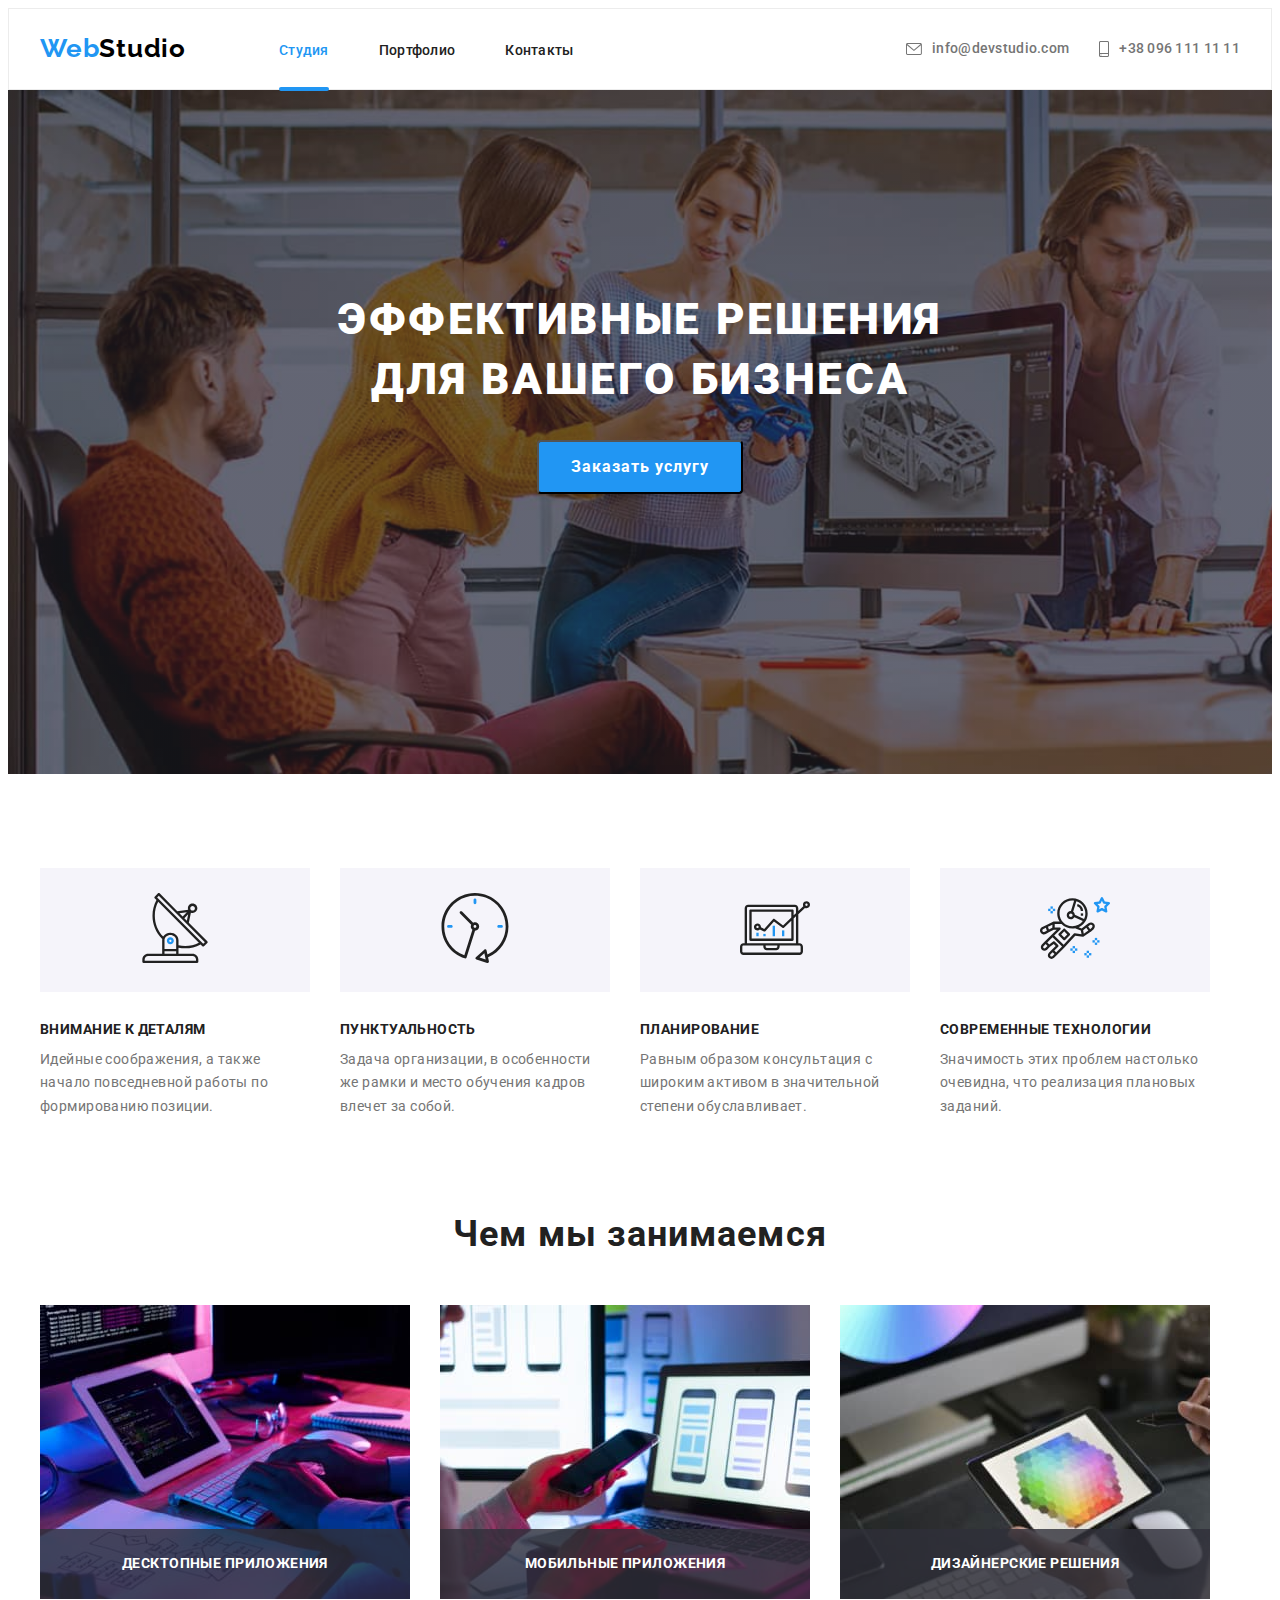
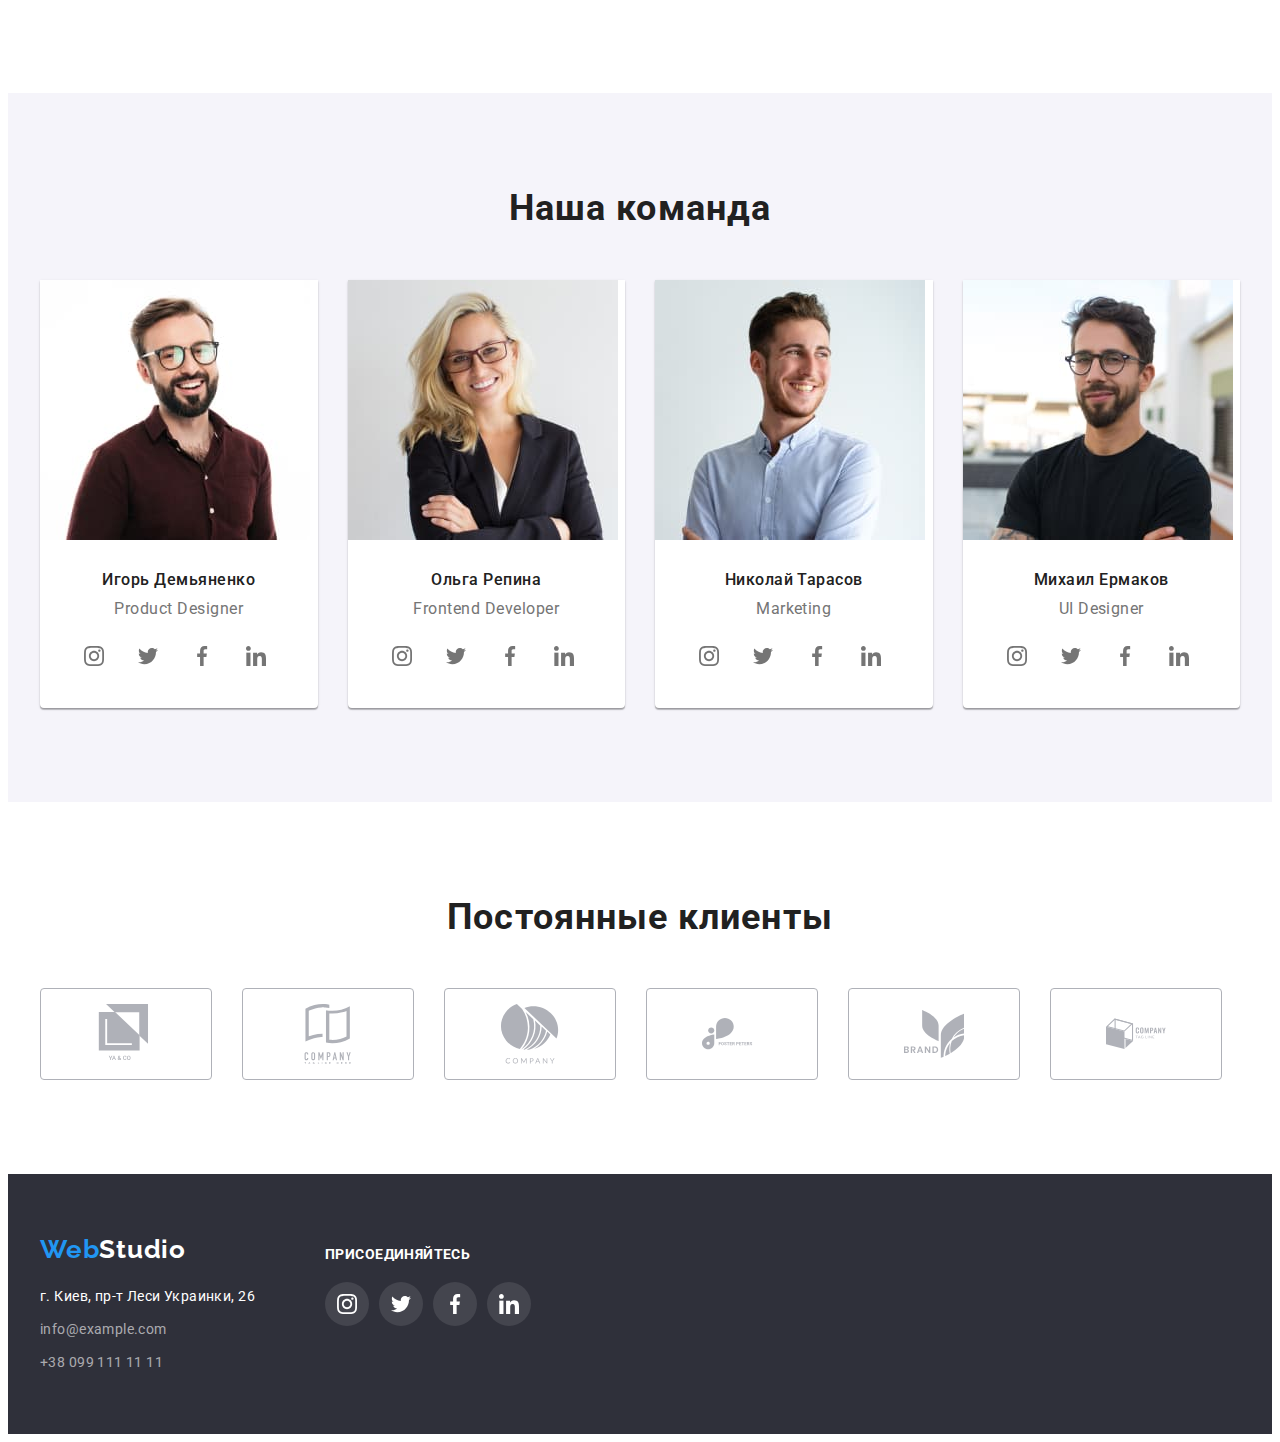
<file: index.html>
<!DOCTYPE html>
<html lang="ru">
  <head>
    <meta charset="UTF-8" />
    <meta http-equiv="X-UA-Compatible" content="IE=edge" />
    <meta name="viewport" content="width=device-width, initial-scale=1.0" />
    <title>Веб Студия</title>
    <link rel="preconnect" href="https://fonts.gstatic.com" />
    <link
      href="https://fonts.googleapis.com/css2?family=Raleway:wght@700&family=Roboto:wght@400;500;700;900&display=swap"
      rel="stylesheet"
    />
    <link
      rel="stylesheet"
      href="https://cdnjs.cloudflare.com/ajax/libs/modern-normalize/1.0.0/modern-normalize.min.css"
      integrity="sha512-ISS7cAi1PEhQ8jnbJpJZMd29NlhNj4AWYyLOSp2CE/CsHxTCu+r+t0D2yoJudVrd0/8fTVPUVDzY5Tvli75u/g=="
      crossorigin="anonymous"
    />
    <link
      rel="stylesheet"
      href="https://cdnjs.cloudflare.com/ajax/libs/animate.css/4.1.1/animate.min.css"
    />
    <link rel="stylesheet" href="./css/style.css" />
  </head>
  <body>
    <header class="page-header">
      <div class="container">
        <nav class="navigation">
          <a class="logo" href="" lang="en"
            >Web<span class="logo-header">Studio</span></a
          >
          <ul class="nav-list list">
            <li class="nav-item">
              <a class="link current" href="./index.html">Студия</a>
            </li>
            <li class="nav-item">
              <a class="link" href="./portfolio.html">Портфолио</a>
            </li>
            <li class="nav-item">
              <a class="link" href="">Контакты</a>
            </li>
          </ul>
        </nav>
        <ul class="contacts-list list">
          <li class="contacts-item">
            <a href="mailto:info@devstudio.com" class="icon-link">
              <svg class="icon" width="16" height="12">
                <use href="./images/icons.svg#icon-envelope"></use>
              </svg>
              info@devstudio.com
            </a>
          </li>
          <li class="contacts-item">
            <a href="tel:+380961111111" class="icon-link">
              <svg class="icon" width="10" height="16">
                <use href="./images/icons.svg#icon-smartphone"></use>
              </svg>
              +38 096 111 11 11
            </a>
          </li>
        </ul>
      </div>
    </header>
    <main>
      <!-- HERO -->
      <section class="hero">
        <div class="container">
          <h1 class="hero-title">Эффективные решения для вашего бизнеса</h1>
          <button class="button" type="button" data-modal-open>
            Заказать услугу
          </button>
        </div>
      </section>
      <!-- FEATURES -->
      <section class="features">
        <div class="container">
          <h2 class="visually-hidden">Особенности</h2>
          <ul class="features-list list">
            <li class="item">
              <div class="icon-box">
                <a href="" class="icon-link">
                  <svg class="icon" width="70" height="70">
                    <use href="./images/icons.svg#icon-antenna"></use>
                  </svg>
                </a>
              </div>
              <h3 class="subtitle">Внимание к деталям</h3>
              <p class="description">
                Идейные соображения, а также начало повседневной работы по
                формированию позиции.
              </p>
            </li>
            <li class="item">
              <div class="icon-box">
                <a href="" class="icon-link">
                  <svg class="icon" width="70" height="70">
                    <use href="./images/icons.svg#icon-clock"></use>
                  </svg>
                </a>
              </div>
              <h3 class="subtitle">Пунктуальность</h3>
              <p class="description">
                Задача организации, в особенности же рамки и место обучения
                кадров влечет за собой.
              </p>
            </li>
            <li class="item">
              <div class="icon-box">
                <a href="" class="icon-link">
                  <svg class="icon" width="70" height="70">
                    <use href="./images/icons.svg#icon-diagram"></use>
                  </svg>
                </a>
              </div>
              <h3 class="subtitle">Планирование</h3>
              <p class="description">
                Равным образом консультация с широким активом в значительной
                степени обуславливает.
              </p>
            </li>
            <li class="item">
              <div class="icon-box">
                <a href="" class="icon-link">
                  <svg class="icon" width="70" height="70">
                    <use href="./images/icons.svg#icon-astronaut"></use>
                  </svg>
                </a>
              </div>
              <h3 class="subtitle">Современные технологии</h3>
              <p class="description">
                Значимость этих проблем настолько очевидна, что реализация
                плановых заданий.
              </p>
            </li>
          </ul>
        </div>
      </section>
      <!-- WHAT ARE WE DOING -->
      <section class="our-job">
        <div class="container">
          <h2 class="title">Чем мы занимаемся</h2>
          <ul class="job-list list">
            <li class="item">
              <img
                src="./images/main/work/work-img-1.jpg"
                alt="печатает структурную разметку"
                width="370"
                height="294"
              />
              <p class="label">Десктопные приложения</p>
            </li>
            <li class="item">
              <img
                src="./images/main/work/work-img-2.jpg"
                alt="подбирает цветовую тему для смартфона"
                width="370"
                height="294"
              />
              <p class="label">Мобильные приложения</p>
            </li>
            <li class="item">
              <img
                src="./images/main/work/work-img-3.jpg"
                alt="выбирает цветовую палитру на планшете"
                width="370"
                height="294"
              />
              <p class="label">Дизайнерские решения</p>
            </li>
          </ul>
        </div>
      </section>
      <!-- OUR TEAM -->
      <section class="our-team">
        <div class="container">
          <h2 class="title">Наша команда</h2>
          <ul class="team-list list">
            <li class="team-card">
              <img
                src="./images/main/team/igor.jpg"
                alt="фото"
                width="270"
                height="260"
              />
              <div class="card">
                <h4 class="name">Игорь Демьяненко</h4>
                <p class="position" lang="en">Product Designer</p>
                <ul class="social-list list">
                  <li class="social-item">
                    <a href="https://www.instagram.com/" class="social-link">
                      <svg class="icon" width="20" height="20">
                        <use href="./images/icons.svg#icon-instagram"></use>
                      </svg>
                    </a>
                  </li>
                  <li class="social-item">
                    <a href="https://twitter.com/" class="social-link">
                      <svg class="icon" width="20" height="20">
                        <use href="./images/icons.svg#icon-twitter"></use>
                      </svg>
                    </a>
                  </li>
                  <li class="social-item">
                    <a href="https://www.facebook.com/" class="social-link">
                      <svg class="icon" width="20" height="20">
                        <use href="./images/icons.svg#icon-facebook"></use>
                      </svg>
                    </a>
                  </li>
                  <li class="social-item">
                    <a href="https://www.linkedin.com/" class="social-link">
                      <svg class="icon" width="20" height="20">
                        <use href="./images/icons.svg#icon-linkedin"></use>
                      </svg>
                    </a>
                  </li>
                </ul>
              </div>
            </li>
            <li class="team-card">
              <img
                src="./images/main/team/olga.jpg"
                alt="фото"
                width="270"
                height="260"
              />
              <div class="card">
                <h4 class="name">Ольга Репина</h4>
                <p class="position" lang="en">Frontend Developer</p>
                <ul class="social-list list">
                  <li class="social-item">
                    <a href="https://www.instagram.com/" class="social-link">
                      <svg class="icon" width="20" height="20">
                        <use href="./images/icons.svg#icon-instagram"></use>
                      </svg>
                    </a>
                  </li>
                  <li class="social-item">
                    <a href="https://twitter.com/" class="social-link">
                      <svg class="icon" width="20" height="20">
                        <use href="./images/icons.svg#icon-twitter"></use>
                      </svg>
                    </a>
                  </li>
                  <li class="social-item">
                    <a href="https://www.facebook.com/" class="social-link">
                      <svg class="icon" width="20" height="20">
                        <use href="./images/icons.svg#icon-facebook"></use>
                      </svg>
                    </a>
                  </li>
                  <li class="social-item">
                    <a href="https://www.linkedin.com/" class="social-link">
                      <svg class="icon" width="20" height="20">
                        <use href="./images/icons.svg#icon-linkedin"></use>
                      </svg>
                    </a>
                  </li>
                </ul>
              </div>
            </li>
            <li class="team-card">
              <img
                src="./images/main/team/nike.jpg"
                alt="фото"
                width="270"
                height="260"
              />
              <div class="card">
                <h4 class="name">Николай Тарасов</h4>
                <p class="position" lang="en">Marketing</p>
                <ul class="social-list list">
                  <li class="social-item">
                    <a href="https://www.instagram.com/" class="social-link">
                      <svg class="icon" width="20" height="20">
                        <use href="./images/icons.svg#icon-instagram"></use>
                      </svg>
                    </a>
                  </li>
                  <li class="social-item">
                    <a href="https://twitter.com/" class="social-link">
                      <svg class="icon" width="20" height="20">
                        <use href="./images/icons.svg#icon-twitter"></use>
                      </svg>
                    </a>
                  </li>
                  <li class="social-item">
                    <a href="https://www.facebook.com/" class="social-link">
                      <svg class="icon" width="20" height="20">
                        <use href="./images/icons.svg#icon-facebook"></use>
                      </svg>
                    </a>
                  </li>
                  <li class="social-item">
                    <a href="https://www.linkedin.com/" class="social-link">
                      <svg class="icon" width="20" height="20">
                        <use href="./images/icons.svg#icon-linkedin"></use>
                      </svg>
                    </a>
                  </li>
                </ul>
              </div>
            </li>
            <li class="team-card">
              <img
                src="./images/main/team/mike.jpg"
                alt="фото"
                width="270"
                height="260"
              />
              <div class="card">
                <h4 class="name">Михаил Ермаков</h4>
                <p class="position" lang="en">UI Designer</p>
                <ul class="social-list list">
                  <li class="social-item">
                    <a href="https://www.instagram.com/" class="social-link">
                      <svg class="icon" width="20" height="20">
                        <use href="./images/icons.svg#icon-instagram"></use>
                      </svg>
                    </a>
                  </li>
                  <li class="social-item">
                    <a href="https://twitter.com/" class="social-link">
                      <svg class="icon" width="20" height="20">
                        <use href="./images/icons.svg#icon-twitter"></use>
                      </svg>
                    </a>
                  </li>
                  <li class="social-item">
                    <a href="https://www.facebook.com/" class="social-link">
                      <svg class="icon" width="20" height="20">
                        <use href="./images/icons.svg#icon-facebook"></use>
                      </svg>
                    </a>
                  </li>
                  <li class="social-item">
                    <a href="https://www.linkedin.com/" class="social-link">
                      <svg class="icon" width="20" height="20">
                        <use href="./images/icons.svg#icon-linkedin"></use>
                      </svg>
                    </a>
                  </li>
                </ul>
              </div>
            </li>
          </ul>
        </div>
      </section>
      <!-- REGULAR CUSTOMERS -->
      <section class="regular-customers">
        <div class="container">
          <h2 class="title">Постоянные клиенты</h2>
          <ul class="customers-list list">
            <li class="customers-item">
              <a href="" class="customers-link">
                <svg class="logo" width="60" height="60">
                  <use href="./images/icons.svg#icon-logo-client-1"></use>
                </svg>
              </a>
            </li>
            <li class="customers-item">
              <a href="" class="customers-link">
                <svg class="logo" width="60" height="60">
                  <use href="./images/icons.svg#icon-logo-client-2"></use>
                </svg>
              </a>
            </li>
            <li class="customers-item">
              <a href="" class="customers-link">
                <svg class="logo" width="60" height="60">
                  <use href="./images/icons.svg#icon-logo-client-3"></use>
                </svg>
              </a>
            </li>
            <li class="customers-item">
              <a href="" class="customers-link">
                <svg class="logo" width="60" height="60">
                  <use href="./images/icons.svg#icon-logo-client-4"></use>
                </svg>
              </a>
            </li>
            <li class="customers-item">
              <a href="" class="customers-link">
                <svg class="logo" width="60" height="60">
                  <use href="./images/icons.svg#icon-logo-client-5"></use>
                </svg>
              </a>
            </li>
            <li class="customers-item">
              <a href="" class="customers-link">
                <svg class="logo" width="60" height="60">
                  <use href="./images/icons.svg#icon-logo-client-6"></use>
                </svg>
              </a>
            </li>
          </ul>
        </div>
      </section>
    </main>
    <footer class="page-footer">
      <div class="container">
        <ul class="footer-list list">
          <li class="footer-item">
            <a class="logo" href="" lang="en"
              >Web<span class="logo-footer">Studio</span></a
            >
            <address class="address">
              <ul class="address-list list">
                <li class="item">
                  <a
                    class="link"
                    href="https://goo.gl/maps/v5aT8Kf14imyfMSJA"
                    target="_blank"
                    rel="noopener noreferrer"
                    >г. Киев, пр-т Леси Украинки, 26</a
                  >
                </li>
                <li class="item">
                  <a class="contacts" href="mailto:info@example.com"
                    >info@example.com</a
                  >
                </li>
                <li class="item">
                  <a class="contacts" href="tel:+380991111111"
                    >+38 099 111 11 11</a
                  >
                </li>
              </ul>
            </address>
          </li>
          <li class="footer-item">
            <p class="welcome">Присоединяйтесь</p>
            <ul class="social-list list">
              <li class="social-item">
                <a href="https://www.instagram.com/" class="social-link">
                  <svg class="icon" width="20" height="20">
                    <use href="./images/icons.svg#icon-instagram"></use>
                  </svg>
                </a>
              </li>
              <li class="social-item">
                <a href="https://twitter.com/" class="social-link">
                  <svg class="icon" width="20" height="20">
                    <use href="./images/icons.svg#icon-twitter"></use>
                  </svg>
                </a>
              </li>
              <li class="social-item">
                <a href="https://www.facebook.com/" class="social-link">
                  <svg class="icon" width="20" height="20">
                    <use href="./images/icons.svg#icon-facebook"></use>
                  </svg>
                </a>
              </li>
              <li class="social-item">
                <a href="https://www.linkedin.com/" class="social-link">
                  <svg class="icon" width="20" height="20">
                    <use href="./images/icons.svg#icon-linkedin"></use>
                  </svg>
                </a>
              </li>
            </ul>
          </li>
        </ul>
      </div>
    </footer>
    <div class="backdrop is-hidden" data-modal>
      <div class="modal">
        <button type="button" class="modal-close-btn" data-modal-close>
          <svg class="close-btn-icon" width="18" height="18">
            <use href="./images/icons.svg#icon-close-black"></use>
          </svg>
        </button>
      </div>
    </div>
    <script src="./js/modal.js"></script>
  </body>
</html>
</file>
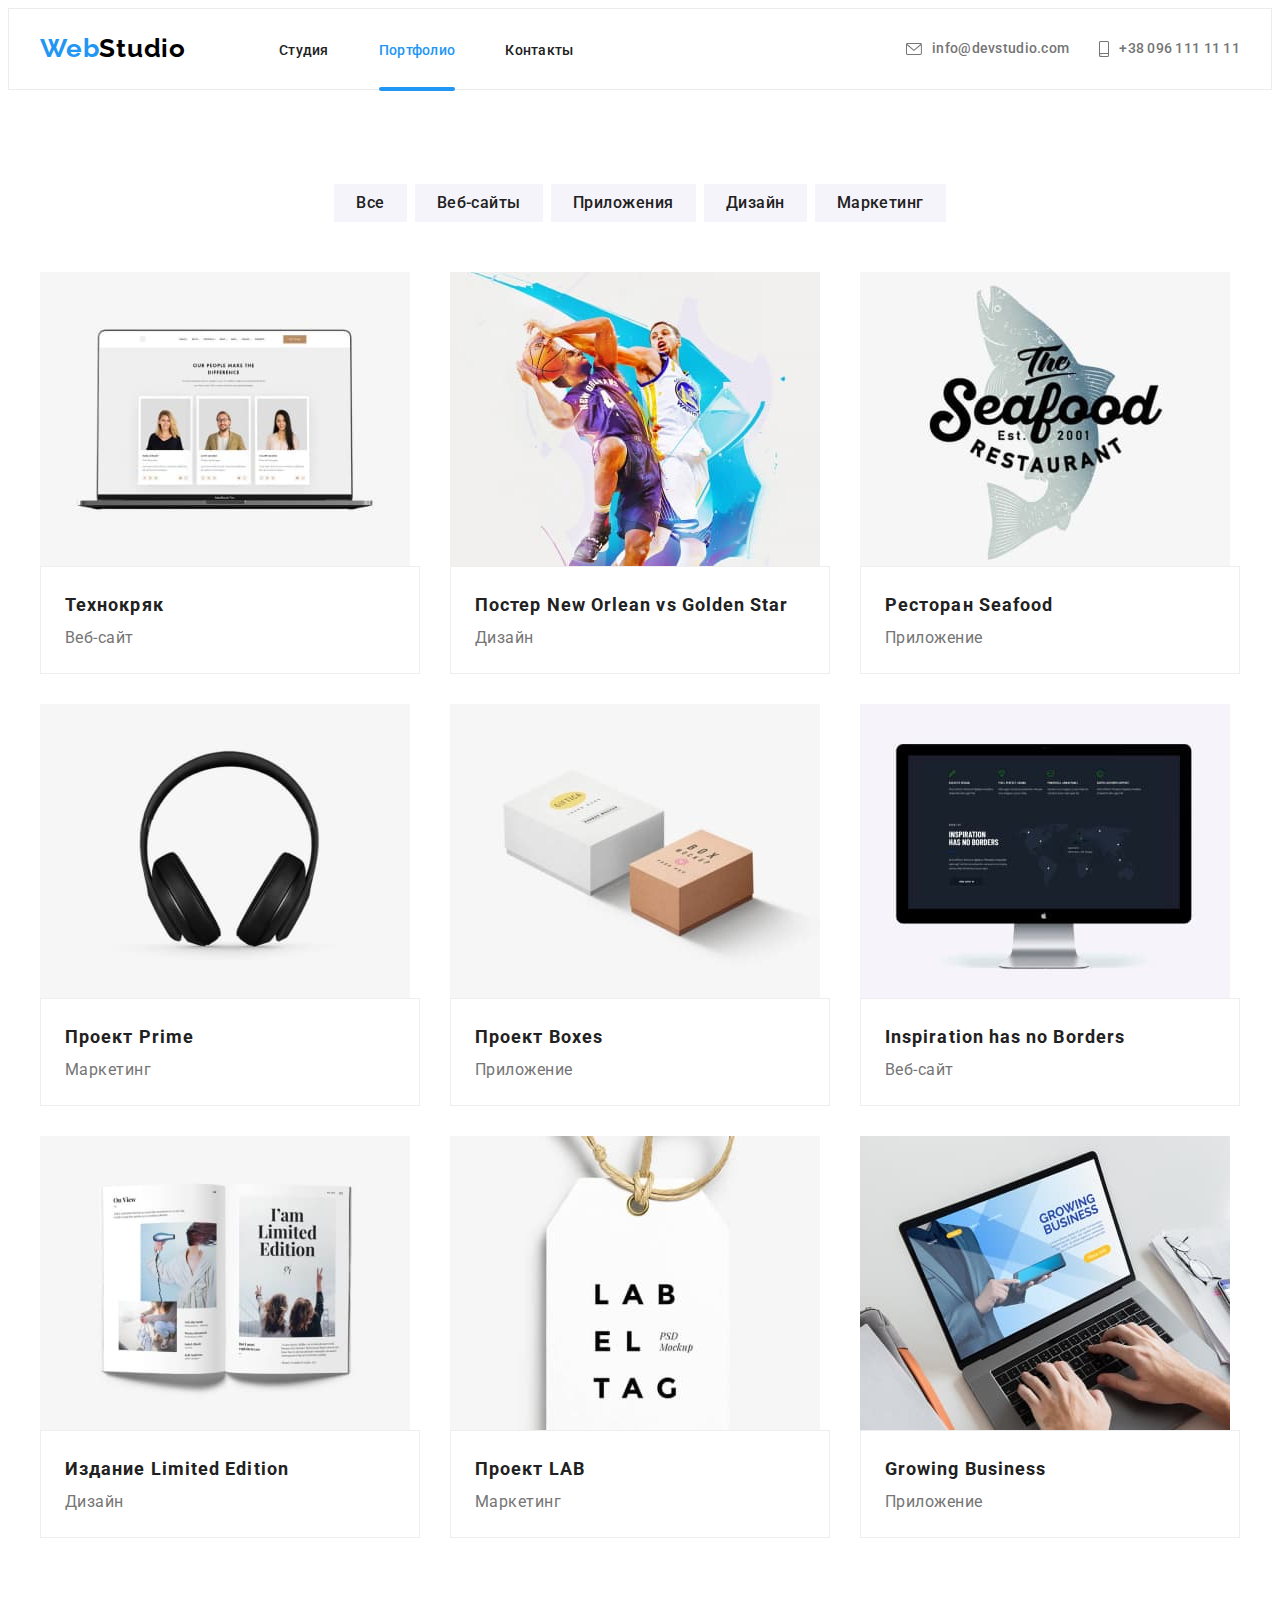
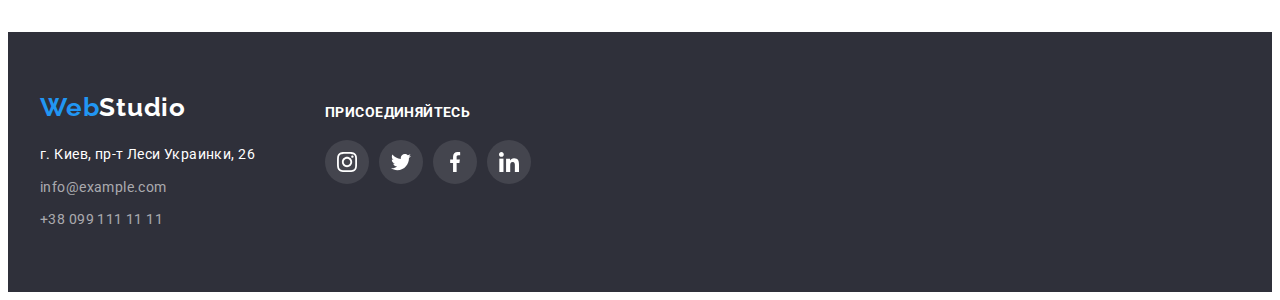
<file: portfolio.html>
<!DOCTYPE html>
<html lang="ru">
  <head>
    <meta charset="UTF-8" />
    <meta http-equiv="X-UA-Compatible" content="IE=edge" />
    <meta name="viewport" content="width=device-width, initial-scale=1.0" />
    <title>Портфолио</title>
    <link rel="preconnect" href="https://fonts.gstatic.com" />
    <link
      href="https://fonts.googleapis.com/css2?family=Raleway:wght@700&family=Roboto:wght@400;500;700;900&display=swap"
      rel="stylesheet"
    />
    <link
      rel="stylesheet"
      href="https://cdnjs.cloudflare.com/ajax/libs/modern-normalize/1.0.0/modern-normalize.min.css"
      integrity="sha512-ISS7cAi1PEhQ8jnbJpJZMd29NlhNj4AWYyLOSp2CE/CsHxTCu+r+t0D2yoJudVrd0/8fTVPUVDzY5Tvli75u/g=="
      crossorigin="anonymous"
    />
    <link rel="stylesheet" href="./css/style.css" />
  </head>
  <body>
    <header class="page-header">
      <div class="container">
        <nav class="navigation">
          <a class="logo" href="" lang="en"
            >Web<span class="logo-header">Studio</span></a
          >
          <ul class="nav-list list">
            <li class="nav-item">
              <a class="link" href="./index.html">Студия</a>
            </li>
            <li class="nav-item">
              <a class="link current" href="./portfolio.html">Портфолио</a>
            </li>
            <li class="nav-item">
              <a class="link" href="">Контакты</a>
            </li>
          </ul>
        </nav>
        <ul class="contacts-list list">
          <li class="contacts-item">
            <a href="mailto:info@devstudio.com" class="icon-link">
              <svg class="icon" width="16" height="12">
                <use href="./images/icons.svg#icon-envelope"></use>
              </svg>
              info@devstudio.com
            </a>
          </li>
          <li class="contacts-item">
            <a href="tel:+380961111111" class="icon-link">
              <svg class="icon" width="10" height="16">
                <use href="./images/icons.svg#icon-smartphone"></use>
              </svg>
              +38 096 111 11 11
            </a>
          </li>
        </ul>
      </div>
    </header>
    <main>
      <!-- PORTFOLIO -->
      <section class="portfolio">
        <div class="container">
          <h1 class="visually-hidden">Портфолио</h1>
          <h2 class="visually-hidden">Reserved for smth</h2>
          <ul class="filter-list list">
            <li class="item">
              <button class="filter" type="button">Все</button>
            </li>
            <li class="item">
              <button class="filter" type="button">Веб-сайты</button>
            </li>
            <li class="item">
              <button class="filter" type="button">Приложения</button>
            </li>
            <li class="item">
              <button class="filter" type="button">Дизайн</button>
            </li>
            <li class="item">
              <button class="filter" type="button">Маркетинг</button>
            </li>
          </ul>
          <ul class="project-list list">
            <li class="project">
              <a href="" class="wrapper-link"
                ><div class="overlay">
                  <img
                    src="./images/portfolio/techno-crack.jpg"
                    alt="веб-сайт на ноутбуке"
                    width="370"
                    height="294"
                  />
                  <p class="overlay-text">
                    Технокряк это современная площадка распространения
                    коронавируса. Компании используют эту платформу для
                    цифрового шпионажа и атак на защищённые сервера конкурентов.
                  </p>
                </div>
                <div class="box">
                  <h3 class="title">Технокряк</h3>
                  <p class="description">Веб-сайт</p>
                </div>
              </a>
            </li>
            <li class="project">
              <a href="" class="wrapper-link"
                ><div class="overlay">
                  <img
                    src="./images/portfolio/basketball.jpg"
                    alt="два баскетболиста на постере"
                    width="370"
                    height="294"
                  />
                  <p class="overlay-text">
                    Lorem ipsum dolor sit amet consectetur adipisicing elit.
                    Reprehenderit, blanditiis. Voluptatem commodi odio inventore
                    numquam omnis eum a incidunt et.
                  </p>
                </div>
                <div class="box">
                  <h3 class="title">Постер New Orlean vs Golden Star</h3>
                  <p class="description">Дизайн</p>
                </div></a
              >
            </li>
            <li class="project">
              <a href="" class="wrapper-link"
                ><div class="overlay">
                  <img
                    src="./images/portfolio/restaurant.jpg"
                    alt="лого ресторана"
                    width="370"
                    height="294"
                  />
                  <p class="overlay-text">
                    Lorem ipsum dolor sit amet consectetur adipisicing elit.
                    Reprehenderit, blanditiis. Voluptatem commodi odio inventore
                    numquam omnis eum a incidunt et.
                  </p>
                </div>
                <div class="box">
                  <h3 class="title">Ресторан Seafood</h3>
                  <p class="description">Приложение</p>
                </div></a
              >
            </li>
            <li class="project">
              <a href="" class="wrapper-link"
                ><div class="overlay">
                  <img
                    src="./images/portfolio/proj-prime.jpg"
                    alt="наушники"
                    width="370"
                    height="294"
                  />
                  <p class="overlay-text">
                    Lorem ipsum dolor sit amet consectetur adipisicing elit.
                    Reprehenderit, blanditiis. Voluptatem commodi odio inventore
                    numquam omnis eum a incidunt et.
                  </p>
                </div>
                <div class="box">
                  <h3 class="title">Проект Prime</h3>
                  <p class="description">Маркетинг</p>
                </div></a
              >
            </li>
            <li class="project">
              <a href="" class="wrapper-link"
                ><div class="overlay">
                  <img
                    src="./images/portfolio/proj-boxes.jpg"
                    alt="две коробки"
                    width="370"
                    height="294"
                  />
                  <p class="overlay-text">
                    Lorem ipsum dolor sit amet consectetur adipisicing elit.
                    Reprehenderit, blanditiis. Voluptatem commodi odio inventore
                    numquam omnis eum a incidunt et.
                  </p>
                </div>
                <div class="box">
                  <h3 class="title">Проект Boxes</h3>
                  <p class="description">Приложение</p>
                </div></a
              >
            </li>
            <li class="project">
              <a href="" class="wrapper-link"
                ><div class="overlay">
                  <img
                    src="./images/portfolio/inspiration.jpg"
                    alt="веб-сайт на мониторе"
                    width="370"
                    height="294"
                  />
                  <p class="overlay-text">
                    Lorem ipsum dolor sit amet consectetur adipisicing elit.
                    Reprehenderit, blanditiis. Voluptatem commodi odio inventore
                    numquam omnis eum a incidunt et.
                  </p>
                </div>
                <div class="box">
                  <h3 class="title">Inspiration has no Borders</h3>
                  <p class="description">Веб-сайт</p>
                </div></a
              >
            </li>
            <li class="project">
              <a href="" class="wrapper-link"
                ><div class="overlay">
                  <img
                    src="./images/portfolio/edition-le.jpg"
                    alt="открытая книга"
                    width="370"
                    height="294"
                  />
                  <p class="overlay-text">
                    Lorem ipsum dolor sit amet consectetur adipisicing elit.
                    Reprehenderit, blanditiis. Voluptatem commodi odio inventore
                    numquam omnis eum a incidunt et.
                  </p>
                </div>
                <div class="box">
                  <h3 class="title">Издание Limited Edition</h3>
                  <p class="description">Дизайн</p>
                </div></a
              >
            </li>
            <li class="project">
              <a href="" class="wrapper-link"
                ><div class="overlay">
                  <img
                    src="./images/portfolio/proj-lab.jpg"
                    alt="бирка с названием"
                    width="370"
                    height="294"
                  />
                  <p class="overlay-text">
                    Lorem ipsum dolor sit amet consectetur adipisicing elit.
                    Reprehenderit, blanditiis. Voluptatem commodi odio inventore
                    numquam omnis eum a incidunt et.
                  </p>
                </div>
                <div class="box">
                  <h3 class="title">Проект LAB</h3>
                  <p class="description">Маркетинг</p>
                </div></a
              >
            </li>
            <li class="project">
              <a href="" class="wrapper-link"
                ><div class="overlay">
                  <img
                    src="./images/portfolio/growing-business.jpg"
                    alt="загрузка приложения"
                    width="370"
                    height="294"
                  />
                  <p class="overlay-text">
                    Lorem ipsum dolor sit amet consectetur adipisicing elit.
                    Reprehenderit, blanditiis. Voluptatem commodi odio inventore
                    numquam omnis eum a incidunt et.
                  </p>
                </div>
                <div class="box">
                  <h3 class="title">Growing Business</h3>
                  <p class="description">Приложение</p>
                </div></a
              >
            </li>
          </ul>
        </div>
      </section>
    </main>
    <footer class="page-footer">
      <div class="container">
        <ul class="footer-list list">
          <li class="footer-item">
            <a class="logo" href="" lang="en"
              >Web<span class="logo-footer">Studio</span></a
            >
            <address class="address">
              <ul class="address-list list">
                <li class="item">
                  <a
                    class="link"
                    href="https://goo.gl/maps/v5aT8Kf14imyfMSJA"
                    target="_blank"
                    rel="noopener noreferrer"
                    >г. Киев, пр-т Леси Украинки, 26</a
                  >
                </li>
                <li class="item">
                  <a class="contacts" href="mailto:info@example.com"
                    >info@example.com</a
                  >
                </li>
                <li class="item">
                  <a class="contacts" href="tel:+380991111111"
                    >+38 099 111 11 11</a
                  >
                </li>
              </ul>
            </address>
          </li>
          <li class="footer-item">
            <p class="welcome">Присоединяйтесь</p>
            <ul class="social-list list">
              <li class="social-item">
                <a href="https://www.instagram.com/" class="social-link">
                  <svg class="icon" width="20" height="20">
                    <use href="./images/icons.svg#icon-instagram"></use>
                  </svg>
                </a>
              </li>
              <li class="social-item">
                <a href="https://twitter.com/" class="social-link">
                  <svg class="icon" width="20" height="20">
                    <use href="./images/icons.svg#icon-twitter"></use>
                  </svg>
                </a>
              </li>
              <li class="social-item">
                <a href="https://www.facebook.com/" class="social-link">
                  <svg class="icon" width="20" height="20">
                    <use href="./images/icons.svg#icon-facebook"></use>
                  </svg>
                </a>
              </li>
              <li class="social-item">
                <a href="https://www.linkedin.com/" class="social-link">
                  <svg class="icon" width="20" height="20">
                    <use href="./images/icons.svg#icon-linkedin"></use>
                  </svg>
                </a>
              </li>
            </ul>
          </li>
        </ul>
      </div>
    </footer>
  </body>
</html>
</file>
<file: css/style.css>
:root {
  --primary-color: #212121;
  --secondary-color: #757575;
  --accent-color: #2196f3;
  --primary-white-color: #fff;
  --primary-black-color: #000;
  --white-background: #fff;
  --black-background: #2f303a;
  --grey-background: #f5f4fa;
  --portfolio-project-background: #eeeeee;
}
body {
  color: var(--primary-color);
  background-color: var(--white-background);
  font-family: Roboto, sans-serif;
}
h1,
h2,
h3,
h4,
h5,
h6,
p {
  margin: 0;
}
ul,
ol {
  margin: 0;
  padding: 0;
}
img {
  display: block;
}
.visually-hidden {
  position: absolute !important;
  clip: rect(1px 1px 1px 1px); /* IE6, IE7 */
  clip: rect(1px, 1px, 1px, 1px);
  padding: 0 !important;
  border: 0 !important;
  height: 1px !important;
  width: 1px !important;
  overflow: hidden;
}
.container {
  width: 1200px;
  margin-right: auto;
  margin-left: auto;
  padding-left: 15px;
  padding-right: 15px;
  /* outline: 1px solid tomato; */
}
/* ===============  COMPONENTS  =============== */
.list {
  list-style: none;
}
.icon {
  fill: var(--secondary-color);
}
.address {
  font-style: normal;
}
.title {
  color: var(--primary-color);
  font-weight: bold;
  font-size: 36px;
  line-height: 1.17;
  text-align: center;
  letter-spacing: 0.03em;
}
/* ===============  END COMPONENTS  =============== */

/* ===============  LOGO  =============== */
.logo {
  color: var(--accent-color);
  font-family: Raleway, sans-serif;
  font-weight: bold;
  font-size: 26px;
  line-height: 1.19;
  letter-spacing: 0.03em;
  text-decoration: none;
}
.page-header .logo {
  margin-right: 93px;
  padding-top: 24px;
  padding-bottom: 25px;
}
.page-footer .logo {
  display: inline-block;
  margin-bottom: 20px;
  padding-top: 60px;
}
.logo .logo-header {
  color: var(--primary-black-color);
}
.logo .logo-footer {
  color: var(--primary-white-color);
}
/* ===============  END LOGO  =============== */

/* ===============  HEADER & FOOTER  =============== */
.page-header {
  background-color: var(--white-background);
  border: 1px solid #ececec;
}
.page-footer {
  background-color: var(--black-background);
}
.page-header .container,
.page-header .navigation,
.page-header .nav-list,
.page-header .contacts-list,
.page-header .contacts-item {
  display: flex;
  align-items: center;
}
.page-header .nav-item:not(:last-child) {
  margin-right: 50px;
}
.page-header .nav-list .link {
  position: relative;
  padding-top: 32px;
  padding-bottom: 32px;
  text-align: center;
  color: var(--primary-color);
  font-weight: 500;
  font-size: 14px;
  line-height: 1.14;
  letter-spacing: 0.02em;
  text-decoration: none;
  transition-property: color;
  transition-duration: 250ms;
  transition-timing-function: cubic-bezier(0.4, 0, 0.2, 1);
}
.page-header .current::after {
  content: "";
  position: absolute;
  display: block;
  margin-top: 28px;
  width: 100%;
  height: 4px;
  background-color: var(--accent-color);
  border-radius: 2px;
}
.page-header .contacts-list {
  margin-left: auto;
}
.page-header .contacts-item:not(:last-child) {
  margin-right: 30px;
}
.page-header .icon-link {
  display: inline-flex;
  align-items: center;
  padding-top: 32px;
  padding-bottom: 32px;
  color: var(--secondary-color);
  font-weight: 500;
  font-size: 14px;
  line-height: 1.14;
  letter-spacing: 0.02em;
  text-decoration: none;
  transition-property: color, fill;
  transition-duration: 250ms;
  transition-timing-function: cubic-bezier(0.4, 0, 0.2, 1);
}
.page-header .icon-link > .icon {
  margin-right: 10px;
  transition-property: fill;
  transition-duration: 250ms;
  transition-timing-function: cubic-bezier(0.4, 0, 0.2, 1);
}
.page-header .icon-link:hover .icon,
.page-header .icon-link:focus .icon {
  fill: var(--accent-color);
}
.page-footer .contacts {
  color: rgba(255, 255, 255, 0.6);
  font-weight: normal;
  font-size: 14px;
  line-height: 1.71;
  letter-spacing: 0.03em;
  text-decoration: none;
  transition-property: color;
  transition-duration: 250ms;
  transition-timing-function: cubic-bezier(0.4, 0, 0.2, 1);
}
.address-list {
  display: inline-block;
  padding-bottom: 60px;
}
.address .item:not(:last-child) {
  margin-bottom: 9px;
}
.address .link {
  color: var(--primary-white-color);
  font-weight: normal;
  font-size: 14px;
  line-height: 1.71;
  letter-spacing: 0.03em;
  text-decoration: none;
  transition-property: color;
  transition-duration: 250ms;
  transition-timing-function: cubic-bezier(0.4, 0, 0.2, 1);
}
.page-header .nav-list .link.current,
.page-header .icon-link:hover,
.page-header .icon-link:focus,
.page-header .nav-list .link:hover,
.page-header .nav-list .link:focus,
.page-footer .contacts:hover,
.page-footer .contacts:focus,
.page-footer .address .link:hover,
.page-footer .address .link:focus {
  color: var(--accent-color);
}
.page-footer .footer-list {
  display: flex;
}
.page-footer .welcome {
  margin-bottom: 20px;
  padding-top: 72px;
  font-weight: bold;
  font-size: 14px;
  line-height: 16px;
  letter-spacing: 0.03em;
  text-transform: uppercase;
  color: var(--primary-white-color);
}
.page-footer .footer-item:not(:last-child) {
  margin-right: 70px;
}
.page-footer .footer-item .social-list {
  display: flex;
  align-items: center;
}
.page-footer .footer-item .social-link {
  display: flex;
  justify-content: center;
  align-items: center;
  width: 44px;
  height: 44px;
  border-radius: 50%;
  background-color: rgba(255, 255, 255, 0.1);
  transition-property: background-color;
  transition-duration: 250ms;
  transition-timing-function: cubic-bezier(0.4, 0, 0.2, 1);
}
.page-footer .footer-item .social-link:hover,
.page-footer .footer-item .social-link:focus {
  background-color: var(--accent-color);
}
.footer-item .social-item:not(:last-child) {
  margin-right: 10px;
}
.page-footer .footer-item .icon {
  fill: var(--primary-white-color);
}
/* ===============  END HEADER & FOOTER  =============== */

/* ===============  HERO  =============== */
.hero {
  max-width: 1600px;
  margin-right: auto;
  margin-left: auto;
  padding-top: 200px;
  padding-bottom: 280px;
  background-color: #c4c4c4;
  background-image: linear-gradient(
      rgba(47, 48, 58, 0.4),
      rgba(47, 48, 58, 0.4)
    ),
    url(../images/hero/hero-img.jpg);
  background-repeat: no-repeat;
  background-size: cover;
}
.hero-title {
  margin-bottom: 30px;
  margin-right: auto;
  margin-left: auto;
  color: var(--primary-white-color);
  font-weight: 900;
  font-size: 44px;
  line-height: 1.36;
  text-align: center;
  max-width: 696px;
  letter-spacing: 0.06em;
  text-transform: uppercase;
}
.hero .button {
  display: block;
  text-align: center;
  margin-right: auto;
  margin-left: auto;
  padding-top: 10px;
  padding-right: 32px;
  padding-bottom: 10px;
  padding-left: 32px;
  color: var(--primary-white-color);
  background-color: var(--accent-color);
  font-family: inherit;
  font-weight: bold;
  font-size: 16px;
  line-height: 1.87;
  letter-spacing: 0.06em;
  cursor: pointer;
  box-shadow: 0px 4px 4px rgba(0, 0, 0, 0.15);
  border-radius: 4px;
  transition-property: background-color;
  transition-duration: 250ms;
  transition-timing-function: cubic-bezier(0.4, 0, 0.2, 1);
}
.hero .button:hover,
.hero .button:focus {
  background-color: #188ce8;
  box-shadow: 0px 4px 4px rgba(0, 0, 0, 0.15);
  border-radius: 4px;
}
/* ===============  END HERO  =============== */

/* ===============  FEATURES  =============== */
.features {
  padding-top: 94px;
  padding-bottom: 47px;
}
.features .features-list {
  display: flex;
}
.features .item {
  max-width: 270px;
}
.features .item:not(:last-child) {
  margin-right: 30px;
}
.features .icon-box {
  display: flex;
  justify-content: center;
  padding-top: 25px;
  padding-bottom: 25px;
  background-color: var(--grey-background);
  margin-bottom: 30px;
}
.features .icon-link {
  pointer-events: none;
}
.features .icon {
  fill: var(--primary-color);
}
.features-list .subtitle {
  color: var(--primary-color);
  font-weight: bold;
  font-size: 14px;
  line-height: 1.14;
  letter-spacing: 0.03em;
  text-transform: uppercase;
  margin-bottom: 10px;
}
.features-list .description {
  color: var(--secondary-color);
  font-weight: normal;
  font-size: 14px;
  line-height: 1.71;
  letter-spacing: 0.03em;
}
/* ===============  END FEATURES  =============== */

/* ===============  WHAT ARE WE DOING  =============== */
.our-job {
  padding-top: 47px;
  padding-bottom: 94px;
}
.our-job .title {
  margin-right: auto;
  margin-left: auto;
  margin-bottom: 50px;
}
.our-job .job-list {
  display: flex;
  margin-left: -30px;
  margin-top: -30px;
}
/* .our-job .item:not(:last-child) {
  margin-right: 30px;
} */
.our-job .item {
  position: relative;
  max-width: 370px;
  margin-left: 30px;
  margin-top: 30px;
  flex-basis: calc(100% / 3 - 30px);
}
.our-job .label {
  position: absolute;
  bottom: 0;
  left: 0;
  width: 100%;
  padding-top: 27px;
  padding-bottom: 27px;
  overflow: auto;
  font-weight: bold;
  font-size: 14px;
  line-height: 1.14;
  text-align: center;
  letter-spacing: 0.03em;
  text-transform: uppercase;
  color: #ffffff;
  background-color: rgba(47, 48, 58, 0.8);
  pointer-events: none;
}
/* ===============  END WHAT ARE WE DOING  =============== */

/* ===============  OUR TEAM  =============== */
.our-team {
  background-color: var(--grey-background);
  padding-top: 94px;
  padding-bottom: 94px;
}
.our-team .title {
  margin-right: auto;
  margin-left: auto;
  margin-bottom: 50px;
}
.our-team .team-list {
  display: flex;
  margin-left: -30px;
  margin-top: -30px;
}
.team-card {
  background-color: var(--white-background);
  box-shadow: 0px 1px 3px rgba(0, 0, 0, 0.12), 0px 1px 1px rgba(0, 0, 0, 0.14),
    0px 2px 1px rgba(0, 0, 0, 0.2);
  border-radius: 0px 0px 4px 4px;
  margin-left: 30px;
  margin-top: 30px;
  flex-basis: calc(100% / 4 - 30px);
}
/* .our-team .team-card:not(:last-child) {
  margin-right: 30px;
} */
.our-team .card {
  padding-top: 30px;
  padding-right: 32px;
  padding-bottom: 30px;
  padding-left: 32px;
}
.team-card .name {
  color: var(--primary-color);
  font-weight: 500;
  font-size: 16px;
  line-height: 1.19;
  text-align: center;
  letter-spacing: 0.03em;
  margin-bottom: 10px;
}
.team-card .position {
  color: var(--secondary-color);
  font-weight: normal;
  font-size: 16px;
  line-height: 1.19;
  text-align: center;
  letter-spacing: 0.03em;
  margin-bottom: 16px;
}
.our-team .social-list {
  display: flex;
  align-items: center;
}
.our-team .social-item:not(:last-child) {
  margin-right: 10px;
}
.our-team .social-link {
  display: flex;
  justify-content: center;
  align-items: center;
  width: 44px;
  height: 44px;
  border-radius: 50%;
  background-color: var(--primary-white-color);
  transition-property: background-color;
  transition-duration: 250ms;
  transition-timing-function: cubic-bezier(0.4, 0, 0.2, 1);
}
.our-team .social-link:hover,
.our-team .social-link:focus {
  background-color: var(--accent-color);
}
.our-team .social-link:hover .icon,
.our-team .social-link:focus .icon {
  fill: var(--primary-white-color);
}
/* ===============  END OUR TEAM  =============== */

/* ===============  REGULAR CUSTOMERS  =============== */
.regular-customers {
  padding-top: 94px;
  padding-bottom: 94px;
}
.regular-customers .title {
  margin-bottom: 50px;
}
.regular-customers .customers-list {
  display: flex;
  align-items: center;
}
.regular-customers .customers-item:not(:last-child) {
  margin-right: 30px;
}
.regular-customers .customers-link {
  display: flex;
  align-items: center;
  justify-content: center;
  width: 170px;
  height: 90px;
  border: 1px solid #afb1b8;
  border-radius: 4px;
  transition-property: border;
  transition-duration: 250ms;
  transition-timing-function: cubic-bezier(0.4, 0, 0.2, 1);
}
.regular-customers .customers-link:hover,
.regular-customers .customers-link:focus {
  border: 1px solid var(--accent-color);
}
.regular-customers .customers-link:hover .logo,
.regular-customers .customers-link:focus .logo {
  fill: var(--accent-color);
}
.regular-customers .logo {
  fill: #afb1b8;
  transition-property: fill;
  transition-duration: 250ms;
  transition-timing-function: cubic-bezier(0.4, 0, 0.2, 1);
}
/* ===============  END REGULAR CUSTOMERS  =============== */

/* ===============  PORTFOLIO  =============== */
.portfolio {
  margin-right: auto;
  margin-left: auto;
  padding-top: 94px;
  padding-bottom: 94px;
}
.portfolio .filter-list {
  display: flex;
  justify-content: center;
  margin-bottom: 50px;
}
.filter-list .filter {
  padding-top: 6px;
  padding-right: 22px;
  padding-bottom: 6px;
  padding-left: 22px;
  color: var(--primary-color);
  background-color: var(--grey-background);
  font-family: inherit;
  font-weight: 500;
  font-size: 16px;
  line-height: 1.62;
  text-align: center;
  letter-spacing: 0.03em;
  border: none;
  cursor: pointer;
  transition-property: color, background-color;
  transition-duration: 250ms;
  transition-timing-function: cubic-bezier(0.4, 0, 0.2, 1);
}
.filter-list > .item:not(:last-child) {
  margin-right: 8px;
}
.filter-list .filter:hover,
.filter-list .filter:focus {
  background-color: var(--accent-color);
  box-shadow: 0px 3px 1px rgba(0, 0, 0, 0.1), 0px 1px 2px rgba(0, 0, 0, 0.08),
    0px 2px 2px rgba(0, 0, 0, 0.12);
  border-radius: 4px;
  color: var(--primary-white-color);
}

.portfolio .box {
  padding-top: 20px;
  padding-right: 24px;
  padding-bottom: 20px;
  padding-left: 24px;
  border: 1px solid var(--portfolio-project-background);
}
.portfolio .project-list {
  display: flex;
  flex-wrap: wrap;
  margin-left: -30px;
  margin-top: -30px;
}
.portfolio .project {
  background-color: var(--white-background);
  box-sizing: border-box;
  margin-left: 30px;
  margin-top: 30px;
  flex-basis: calc(100% / 3 - 30px);
  transition-property: background-color, box-shadow;
  transition-duration: 250ms;
  transition-timing-function: cubic-bezier(0.4, 0, 0.2, 1);
}
.portfolio .project:hover,
.portfolio .project:focus {
  background-color: var(--white-background);
  box-sizing: border-box;
  box-shadow: 0px 1px 1px rgba(0, 0, 0, 0.12), 0px 4px 4px rgba(0, 0, 0, 0.06),
    1px 4px 6px rgba(0, 0, 0, 0.16);
}
.wrapper-link {
  text-decoration: none;
}
.wrapper-link:hover .overlay-text,
.wrapper-link:focus .overlay-text {
  transform: translateY(0%);
}
.overlay {
  position: relative;
  overflow: hidden;
  height: 294px;
}
.overlay-text {
  position: absolute;
  top: 0;
  left: 0;
  height: 100%;
  padding-top: 63px;
  padding-right: 24px;
  padding-bottom: 63px;
  padding-left: 24px;
  font-weight: normal;
  font-size: 18px;
  line-height: 1.56;
  letter-spacing: 0.03em;
  color: var(--primary-white-color);
  background-color: rgba(32, 148, 243, 0.9);
  overflow: auto;
  transform: translateY(100%);

  transition-property: transform;
  transition-duration: 250ms;
  transition-timing-function: cubic-bezier(0.4, 0, 0.2, 1);
}
.project-list .title {
  color: var(--primary-color);
  font-weight: bold;
  font-size: 18px;
  line-height: 2;
  letter-spacing: 0.06em;
  text-align: left;
}
.project-list .description {
  color: var(--secondary-color);
  font-weight: normal;
  font-size: 16px;
  line-height: 1.87;
  letter-spacing: 0.03em;
  text-align: left;
}
/* ===============  END PORTFOLIO  =============== */

/* ===============  MODAL WINDOW  =============== */
.backdrop {
  position: fixed;
  top: 0;
  left: 0;
  width: 100vw;
  height: 100vh;
  background-color: rgba(0, 0, 0, 0.2);
}
.backdrop.is-hidden .modal {
  transform: translate(-50%, -50%) rotate(360deg) scale(0.1);
}
.modal {
  position: absolute;
  top: 50%;
  left: 50%;
  transform: translate(-50%, -50%);
  width: 528px;
  height: 580px;
  background-color: var(--white-background);
  box-shadow: 0px 1px 3px rgba(0, 0, 0, 0.12), 0px 1px 1px rgba(0, 0, 0, 0.14),
    0px 2px 1px rgba(0, 0, 0, 0.2);
  border-radius: 4px;
  transition-property: transform;
  transition-duration: 1250ms;
  transition-timing-function: cubic-bezier(0.4, 0, 0.2, 1);
}
.modal-close-btn {
  position: absolute;
  display: flex;
  align-items: center;
  justify-content: center;
  margin: 0;
  padding: 0;
  top: 8px;
  right: 8px;
  width: 30px;
  height: 30px;
  background-color: transparent;
  border: 1px solid rgba(0, 0, 0, 0.1);
  border-radius: 50%;
  cursor: pointer;
}
.close-btn-icon {
  fill: var(--primary-black-color);
}
.is-hidden {
  opacity: 0;
  visibility: hidden;
  pointer-events: none;
}
/* ===============  END MODAL WINDOW  =============== */
</file>
